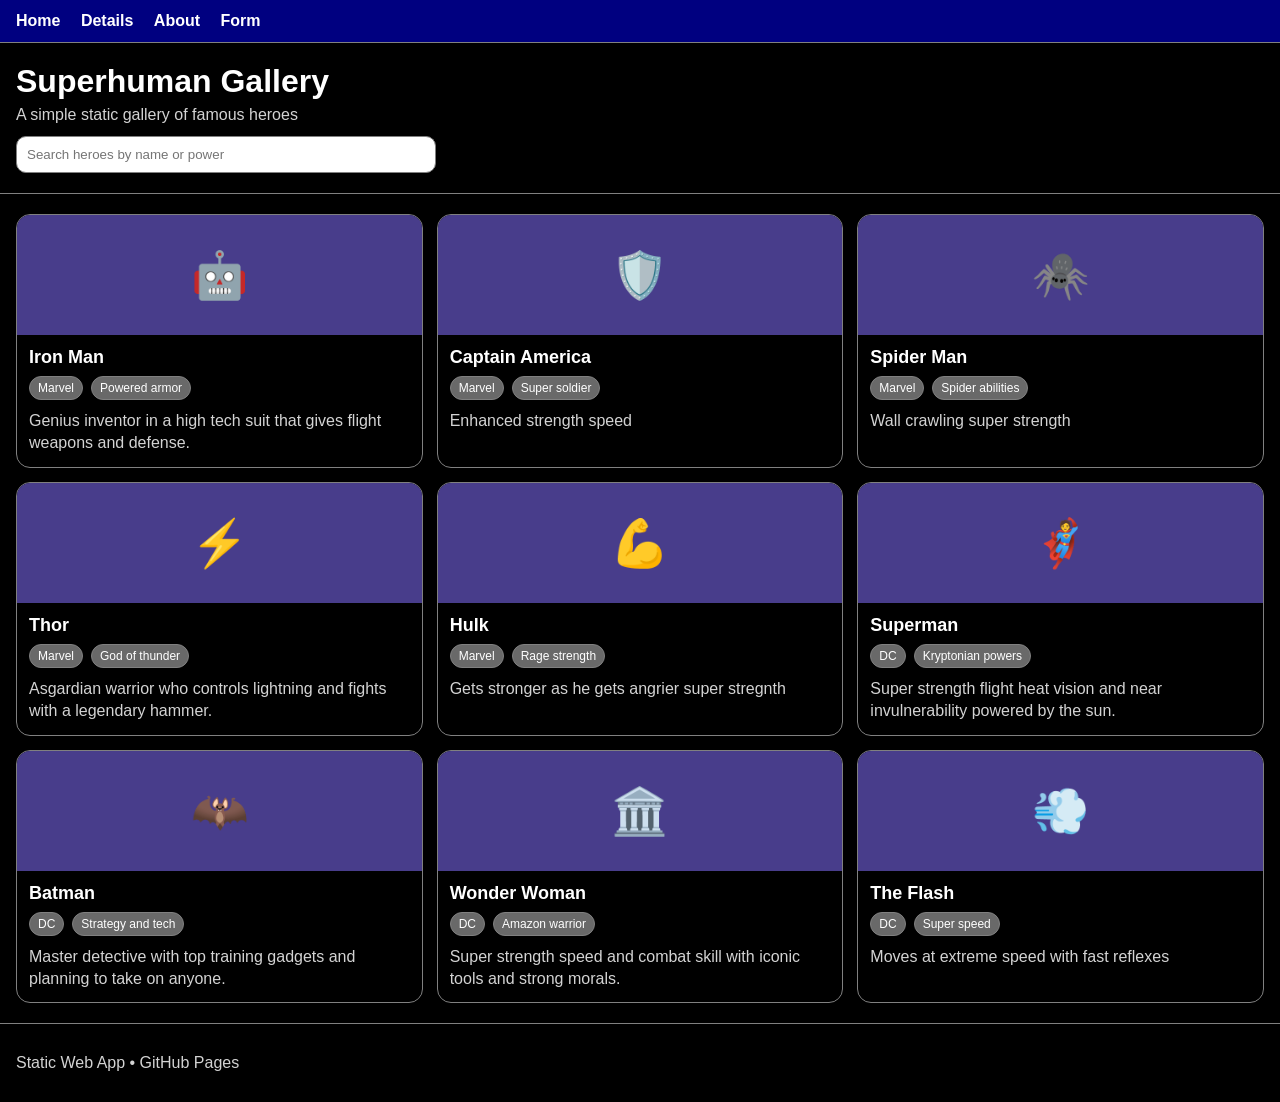
<file: index.html>
<!doctype html>
<html lang="en">
<head>
  <meta charset="UTF-8" />
  <meta name="viewport" content="width=device-width, initial-scale=1.0" />
  <title>Superhuman Gallery</title>
  <link rel="stylesheet" href="styles.css" />
</head>
<body>

  <nav class="nav">
    <a href="index.html">Home</a>
    <a href="details.html">Details</a>
    <a href="about.html">About</a>
    <a href="form.html">Form</a>
  </nav>

  <header class="header">
    <h1>Superhuman Gallery</h1>
    <p class="sub">A simple static gallery of famous heroes</p>

    <input id="search" class="search" type="text" placeholder="Search heroes by name or power" />
  </header>

  <main class="main">
    <div id="grid" class="grid"></div>
  </main>

  <footer class="footer">
    <p>Static Web App • GitHub Pages</p>
  </footer>

  <script src="script.js"></script>
</body>
</html>
</file>
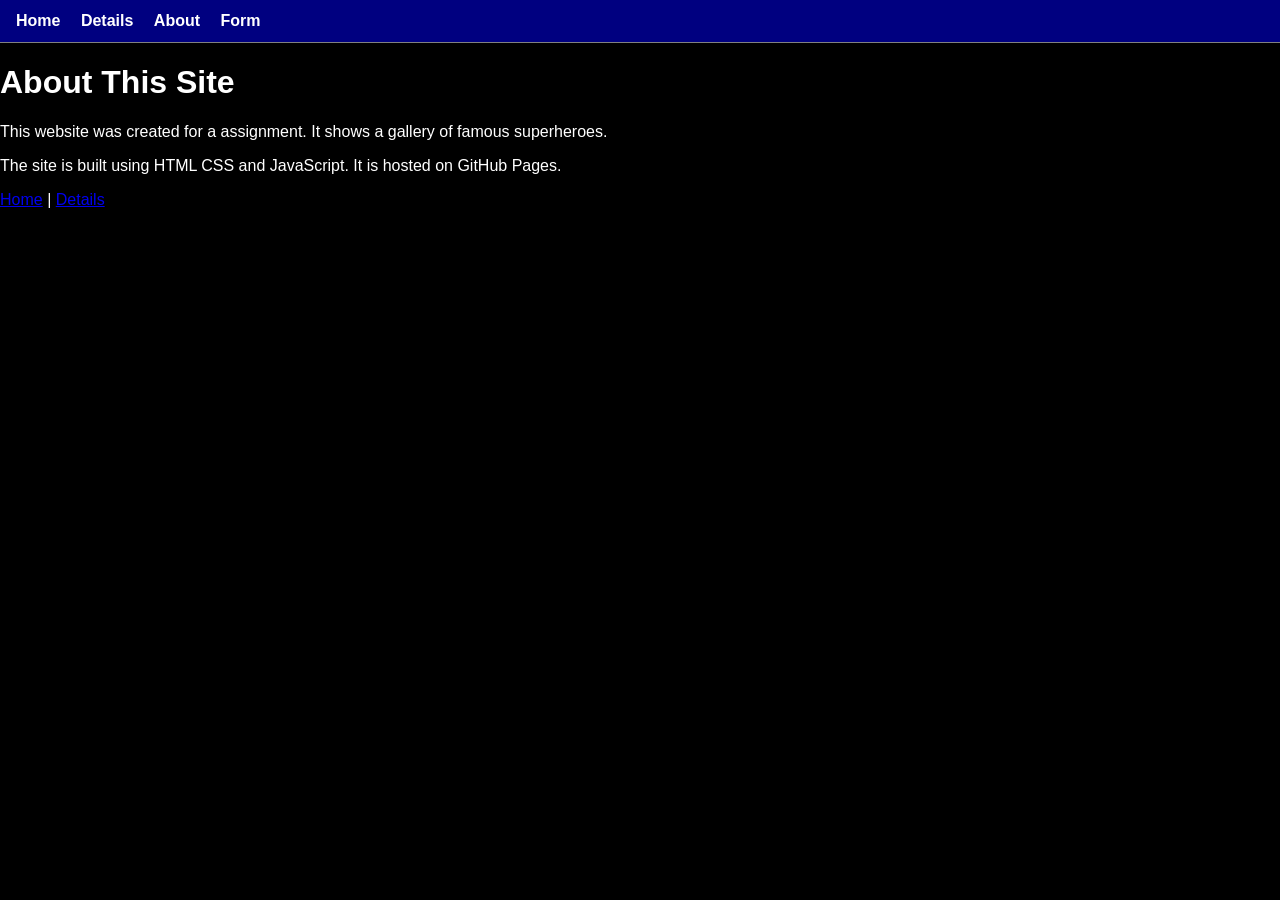
<file: about.html>
<!doctype html>
<html>
<head>
  <title>About</title>
  <link rel="stylesheet" href="styles.css">
</head>
<body>

<nav class="nav">
  <a href="index.html">Home</a>
  <a href="details.html">Details</a>
  <a href="about.html">About</a>
  <a href="form.html">Form</a>
</nav>

<h1>About This Site</h1>

<p>
This website was created for a assignment.
It shows a gallery of famous superheroes.
</p>

<p>
The site is built using HTML CSS and JavaScript.
It is hosted on GitHub Pages.
</p>

<p>
<a href="index.html">Home</a> |
<a href="details.html">Details</a>
</p>

</body>
</html>
</file>
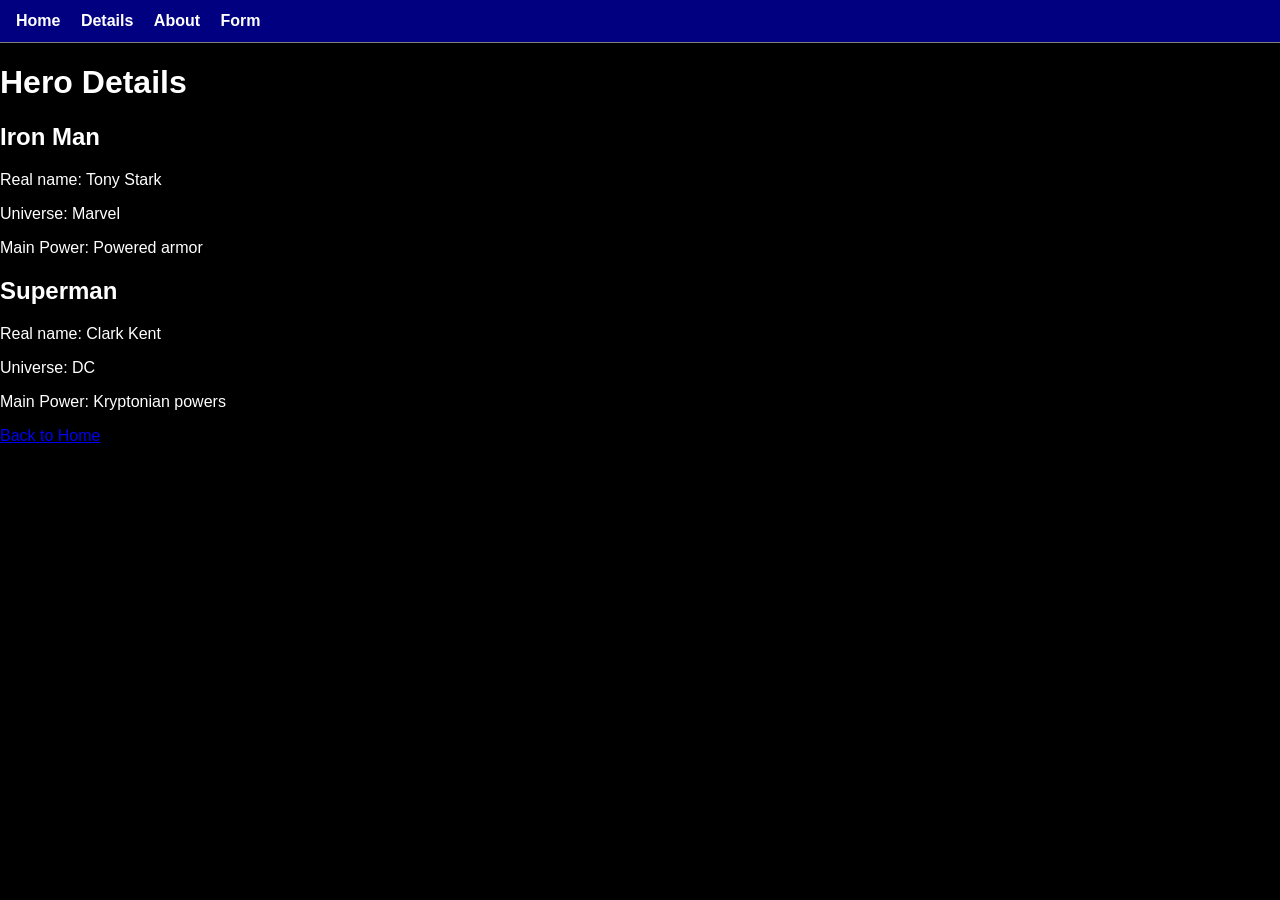
<file: details.html>
<!doctype html>
<html>
<head>
  <title>Hero Details</title>
  <link rel="stylesheet" href="styles.css">
</head>
<body>

<nav class="nav">
  <a href="index.html">Home</a>
  <a href="details.html">Details</a>
  <a href="about.html">About</a>
  <a href="form.html">Form</a>
</nav>

<h1>Hero Details</h1>

<h2>Iron Man</h2>
<p>Real name: Tony Stark</p>
<p>Universe: Marvel</p>
<p>Main Power: Powered armor</p>

<h2>Superman</h2>
<p>Real name: Clark Kent</p>
<p>Universe: DC</p>
<p>Main Power: Kryptonian powers</p>

<p>
<a href="index.html">Back to Home</a>
</p>

</body>
</html>
</file>
<file: styles.css>
*{
  box-sizing: border-box;
}

body{
  margin: 0;
  font-family: Arial, Helvetica, sans-serif;
  background: black;
  color: white;
}

.nav{
  background: navy;
  padding: 12px 16px;
  border-bottom: 1px solid gray;
}

.nav a{
  color: white;
  text-decoration: none;
  margin-right: 16px;
  font-weight: bold;
}

.nav a:hover{
  text-decoration: underline;
}

.header{
  padding: 20px 16px;
  border-bottom: 1px solid gray;
}

.header h1{
  margin: 0 0 6px 0;
  font-size: 32px;
}

.sub{
  margin: 0 0 12px 0;
  color: lightgray;
}

.search{
  width: 100%;
  max-width: 420px;
  padding: 10px;
  border-radius: 10px;
  border: 1px solid gray;
  background: white;
  color: black;
}

.main{
  padding: 20px 16px;
}

.grid{
  display: grid;
  grid-template-columns: repeat(3, 1fr);
  gap: 14px;
}

@media (max-width: 900px){
  .grid{
    grid-template-columns: repeat(2, 1fr);
  }
}

@media (max-width: 560px){
  .grid{
    grid-template-columns: 1fr;
  }
}

.card{
  border: 1px solid gray;
  border-radius: 14px;
  overflow: hidden;
  background: transparent;
}

.thumb{
  height: 120px;
  display: flex;
  align-items: center;
  justify-content: center;
  background: darkslateblue;
  font-size: 46px;
}

.content{
  padding: 12px;
}

.name{
  margin: 0 0 8px 0;
  font-size: 18px;
}

.tags{
  display: flex;
  gap: 8px;
  flex-wrap: wrap;
  margin-bottom: 10px;
}

.tag{
  border: 1px solid gray;
  border-radius: 999px;
  padding: 4px 8px;
  font-size: 12px;
  color: white;
  background: dimgray;
}

.desc{
  margin: 0;
  color: lightgray;
  line-height: 1.4;
}

.footer{
  padding: 14px 16px;
  border-top: 1px solid gray;
  color: lightgray;
}
</file>
